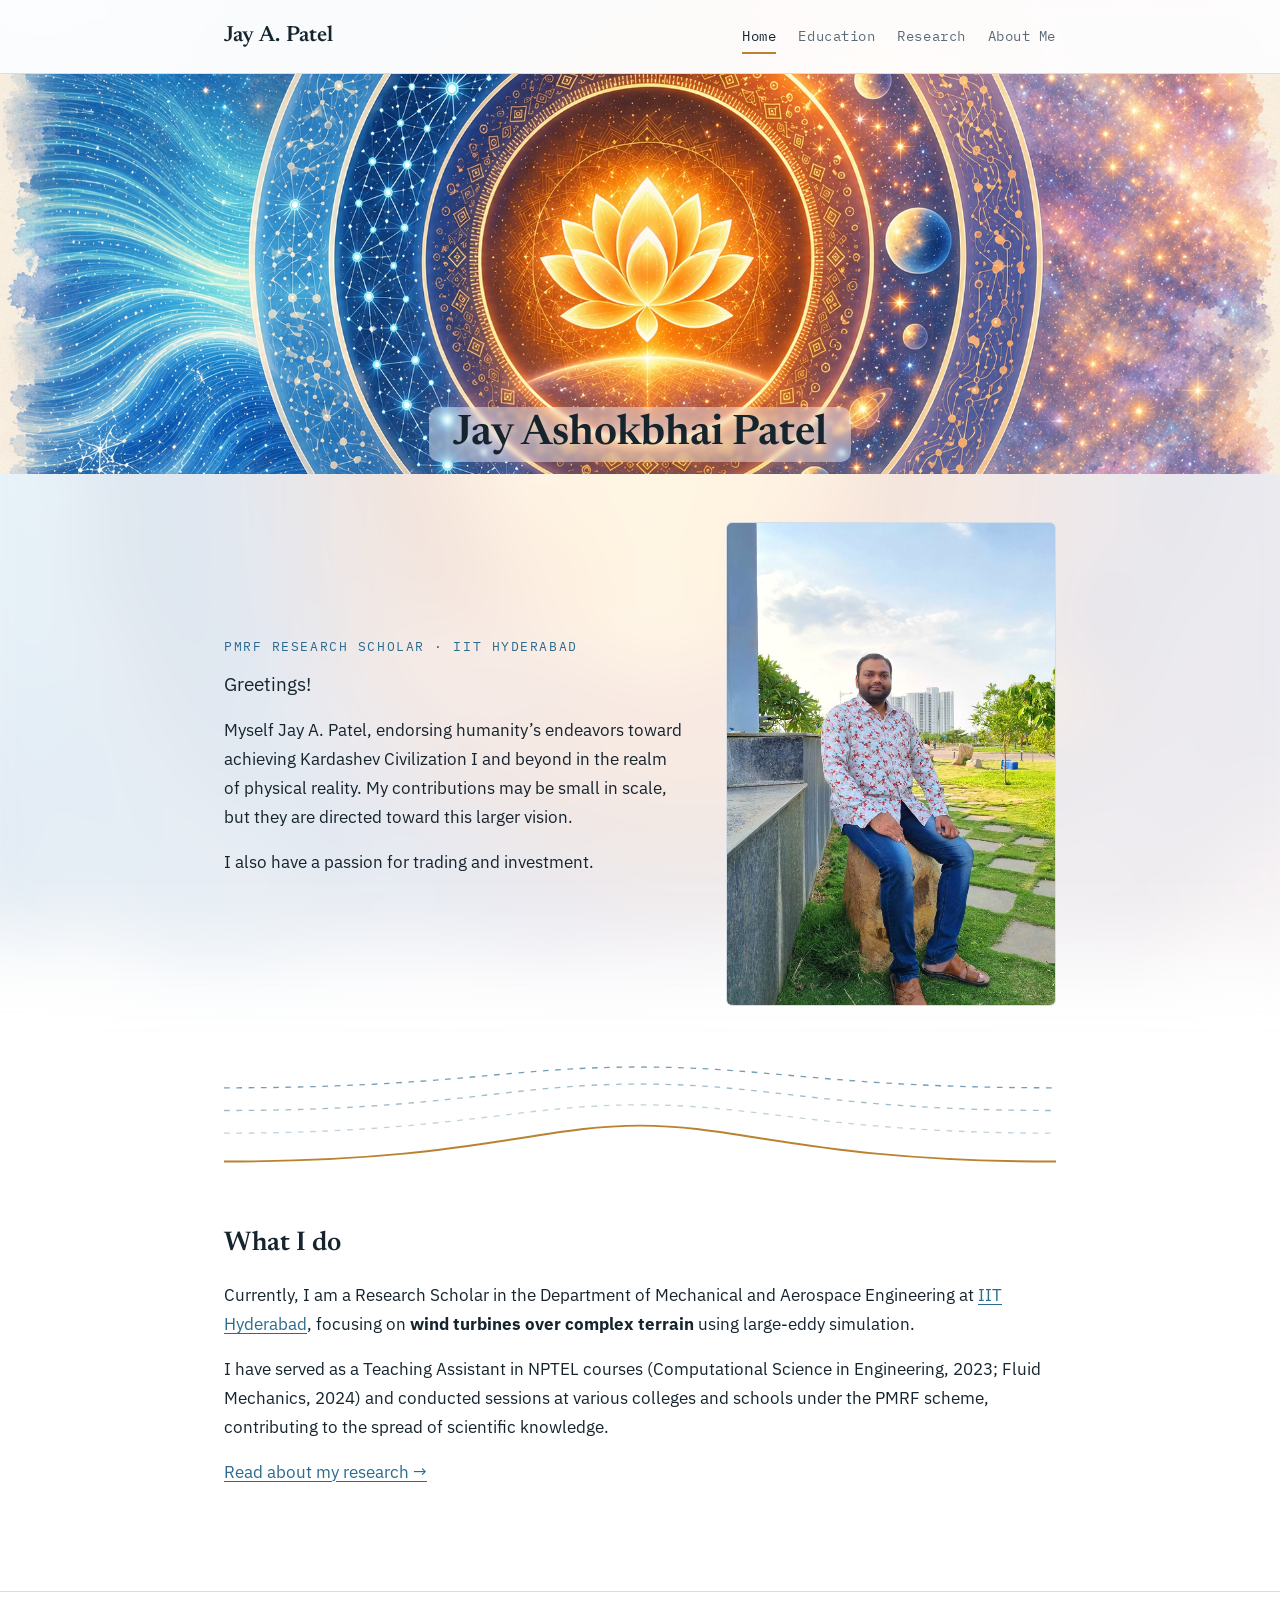
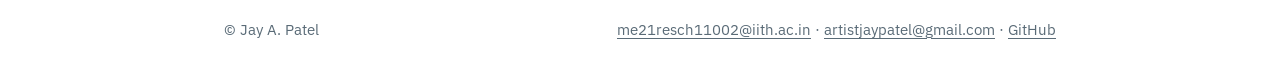
<file: index.html>
<!DOCTYPE html>
<html lang="en">
<head>
  <meta charset="UTF-8">
  <meta name="viewport" content="width=device-width, initial-scale=1">
  <link rel="icon" href="data:image/svg+xml,<svg xmlns=%27http://www.w3.org/2000/svg%27 viewBox=%270 0 100 100%27><text y=%270.9em%27 font-size=%2790%27>🪔</text></svg>">
  <title>Jay Ashokbhai Patel</title>
  <meta name="description" content="Jay A. Patel, PMRF Research Scholar at IIT Hyderabad, working on wind turbines over complex terrain.">
  <link rel="preconnect" href="https://fonts.googleapis.com">
  <link rel="preconnect" href="https://fonts.gstatic.com" crossorigin>
  <link href="https://fonts.googleapis.com/css2?family=Newsreader:ital,wght@0,400;0,600;1,400&family=IBM+Plex+Sans:wght@400;500;600&family=IBM+Plex+Mono:wght@400;500&display=swap" rel="stylesheet">
  <link rel="stylesheet" href="style.css">
</head>
<body class="tinted">

<header>
  <div class="nav-inner">
    <a class="site-name" href="index.html">Jay A. Patel</a>
    <nav>
      <a class="active" href="index.html">Home</a>
      <a href="education.html">Education</a>
      <a href="research.html">Research</a>
      <a href="about.html">About Me</a>
    </nav>
  </div>
</header>

<!-- Banner: swap images/banner-home.jpg for any picture you like.
     If the picture is dark, change class="banner light" to class="banner"
     so the name turns white. -->
<div class="banner light">
  <img src="images/banner-home.jpg" alt="">
  <h1 class="banner-title bottom"><span>Jay Ashokbhai Patel</span></h1>
</div>

<main>
  <div class="hero">
    <div>
      <p class="eyebrow">PMRF Research Scholar · IIT Hyderabad</p>
      <p class="lede">Greetings!</p>
      <p>Myself Jay A. Patel, endorsing humanity&rsquo;s endeavors toward achieving
      Kardashev Civilization I and beyond in the realm of physical reality. My
      contributions may be small in scale, but they are directed toward this
      larger vision.</p>
      <p>I also have a passion for trading and investment.</p>
    </div>
    <!-- EDIT: replace the src below with your own photo, e.g. images/jay.jpg
         after you upload one to an "images" folder in your repository -->
    <img class="portrait"
         src="images/jay.jpg"
         alt="Jay A. Patel">
  </div>

  <!-- Signature motif: streamlines over a cosine-squared hill,
       a nod to the research on flow over complex terrain -->
  <svg class="hill-divider" viewBox="0 0 880 130" xmlns="http://www.w3.org/2000/svg" role="img" aria-label="Streamlines of wind flowing over a hill">
    <path class="streamline"    d="M0,40  C240,40 300,18 440,18 C580,18 640,40 880,40"/>
    <path class="streamline s2" d="M0,64  C240,64 300,36 440,36 C580,36 640,64 880,64"/>
    <path class="streamline s3" d="M0,88  C240,88 310,58 440,58 C570,58 640,88 880,88"/>
    <path class="hill"          d="M0,118 C260,118 330,80 440,80 C550,80 620,118 880,118"/>
  </svg>

  <h2>What I do</h2>
  <p>Currently, I am a Research Scholar in the Department of Mechanical and
  Aerospace Engineering at <a href="https://iith.ac.in/">IIT Hyderabad</a>,
  focusing on <strong>wind turbines over complex terrain</strong> using
  large-eddy simulation.</p>

  <p>I have served as a Teaching Assistant in NPTEL courses (Computational
  Science in Engineering, 2023; Fluid Mechanics, 2024) and conducted sessions
  at various colleges and schools under the PMRF scheme, contributing to the
  spread of scientific knowledge.</p>

  <p><a href="research.html">Read about my research &rarr;</a></p>
</main>

<footer>
  <div class="footer-inner">
    <span>&copy; Jay A. Patel</span>
    <span>
      <a href="mailto:me21resch11002@iith.ac.in">me21resch11002@iith.ac.in</a> ·
      <a href="mailto:artistjaypatel@gmail.com">artistjaypatel@gmail.com</a> ·
      <a href="https://github.com/ArtistJay">GitHub</a>
    </span>
  </div>
</footer>

</body>
</html>
</file>
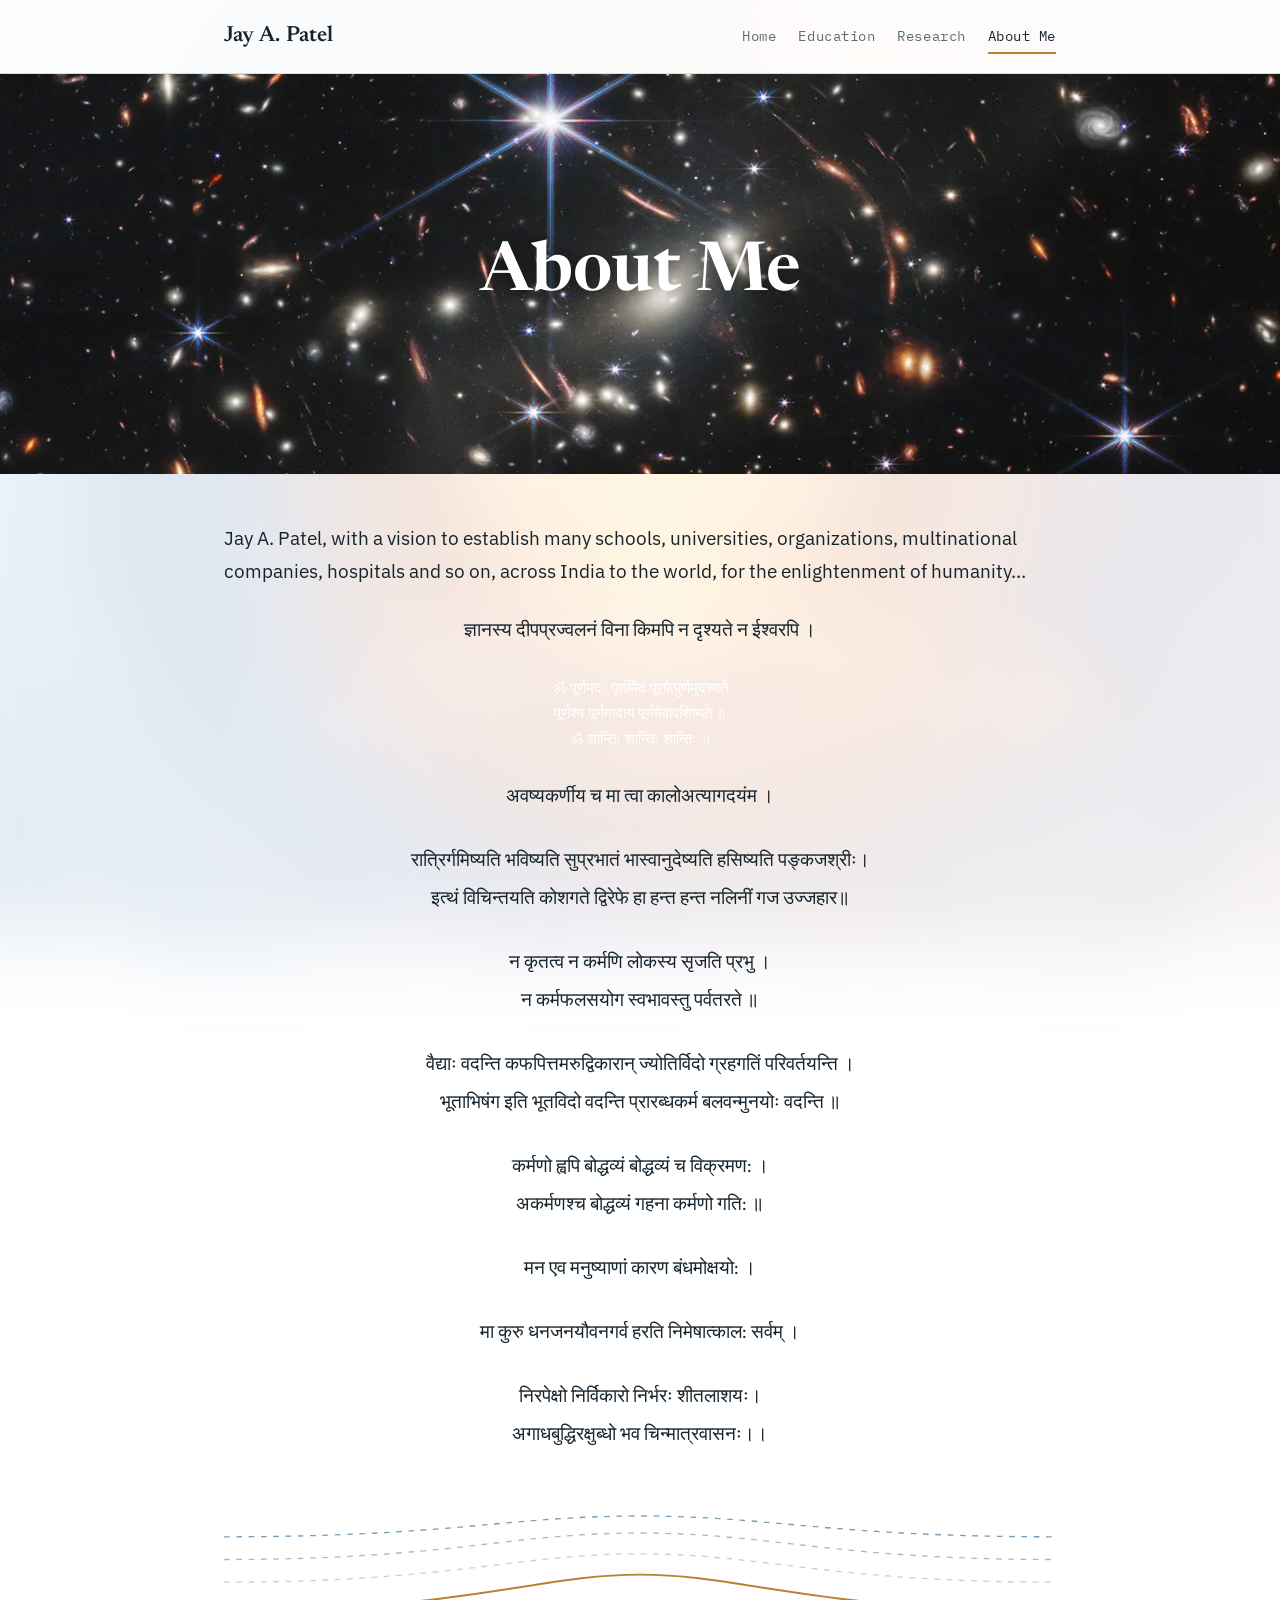
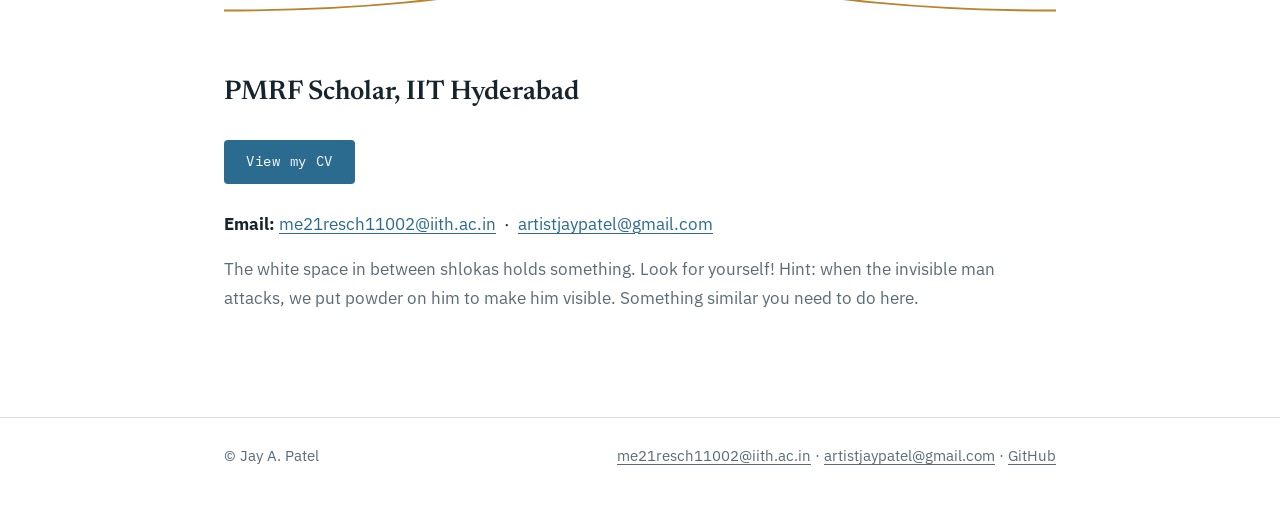
<file: about.html>
<!DOCTYPE html>
<html lang="en">
<head>
  <meta charset="UTF-8">
  <meta name="viewport" content="width=device-width, initial-scale=1">
  <link rel="icon" href="data:image/svg+xml,<svg xmlns=%27http://www.w3.org/2000/svg%27 viewBox=%270 0 100 100%27><text y=%270.9em%27 font-size=%2790%27>🪔</text></svg>">
  <title>About Me | Jay A. Patel</title>
  <link rel="preconnect" href="https://fonts.googleapis.com">
  <link rel="preconnect" href="https://fonts.gstatic.com" crossorigin>
  <link href="https://fonts.googleapis.com/css2?family=Newsreader:ital,wght@0,400;0,600;1,400&family=IBM+Plex+Sans:wght@400;500;600&family=IBM+Plex+Mono:wght@400;500&display=swap" rel="stylesheet">
  <link rel="stylesheet" href="style.css">
</head>
<body class="tinted">

<header>
  <div class="nav-inner">
    <a class="site-name" href="index.html">Jay A. Patel</a>
    <nav>
      <a href="index.html">Home</a>
      <a href="education.html">Education</a>
      <a href="research.html">Research</a>
      <a class="active" href="about.html">About Me</a>
    </nav>
  </div>
</header>

<!-- Banner: JWST deep field (NASA image, public domain) -->
<div class="banner">
  <img src="images/banner-about.jpg" alt="James Webb Space Telescope deep field">
  <h1 class="banner-title">About Me</h1>
</div>

<main>
  <p class="lede">Jay A. Patel, with a vision to establish many schools,
  universities, organizations, multinational companies, hospitals and so on,
  across India to the world, for the enlightenment of humanity&hellip;</p>

  <p class="shloka">ज्ञानस्य दीपप्रज्वलनं विना किमपि न दृश्यते न ईश्वरपि ।</p>

  <!-- The easter egg: this shloka is the same colour as the page background,
       so it stays invisible until a visitor selects the "empty" space -->
  <p class="hidden-verse">ॐ पूर्णमदः पूर्णमिदं पूर्णात्पुर्णमुदच्यते<br>
  पूर्णश्य पूर्णमादाय पूर्णमेवावशिष्यते ॥<br>
  ॐ शान्तिः शान्तिः शान्तिः ॥</p>

  <p class="shloka">अवष्यकर्णीय च मा त्वा कालोअत्यागदयंम ।</p>

  <p class="shloka">रात्रिर्गमिष्यति भविष्यति सुप्रभातं भास्वानुदेष्यति हसिष्यति पङ्कजश्रीः।<br>
  इत्थं विचिन्तयति कोशगते द्विरेफे हा हन्त हन्त नलिनीं गज उज्जहार॥</p>

  <p class="shloka">न कृतत्व न कर्मणि लोकस्य सृजति प्रभु ।<br>
  न कर्मफलसयोग स्वभावस्तु पर्वतरते ॥</p>

  <p class="shloka">वैद्याः वदन्ति कफपित्तमरुद्विकारान् ज्योतिर्विदो ग्रहगतिं परिवर्तयन्ति ।<br>
  भूताभिषंग इति भूतविदो वदन्ति प्रारब्धकर्म बलवन्मुनयोः वदन्ति ॥</p>

  <p class="shloka">कर्मणो ह्वपि बोद्धव्यं बोद्धव्यं च विक्रमण: ।<br>
  अकर्मणश्च बोद्धव्यं गहना कर्मणो गति: ॥</p>

  <p class="shloka">मन एव मनुष्याणां कारण बंधमोक्षयो: ।</p>

  <p class="shloka">मा कुरु धनजनयौवनगर्व हरति निमेषात्काल: सर्वम् ।</p>

  <p class="shloka">निरपेक्षो निर्विकारो निर्भरः शीतलाशयः।<br>
  अगाधबुद्धिरक्षुब्धो भव चिन्मात्रवासनः।।</p>

  <svg class="hill-divider" viewBox="0 0 880 130" xmlns="http://www.w3.org/2000/svg" role="img" aria-label="Streamlines of wind flowing over a hill">
    <path class="streamline"    d="M0,40  C240,40 300,18 440,18 C580,18 640,40 880,40"/>
    <path class="streamline s2" d="M0,64  C240,64 300,36 440,36 C580,36 640,64 880,64"/>
    <path class="streamline s3" d="M0,88  C240,88 310,58 440,58 C570,58 640,88 880,88"/>
    <path class="hill"          d="M0,118 C260,118 330,80 440,80 C550,80 620,118 880,118"/>
  </svg>

  <h2>PMRF Scholar, IIT Hyderabad</h2>

  <p>
    <a class="cv-button" href="Jay-Patel-CV.pdf">
      View my CV
    </a>
  </p>

  <p><strong>Email:</strong>
  <a href="mailto:me21resch11002@iith.ac.in">me21resch11002@iith.ac.in</a> &nbsp;·&nbsp;
  <a href="mailto:artistjaypatel@gmail.com">artistjaypatel@gmail.com</a></p>

  <p class="muted">The white space in between shlokas holds something. Look
  for yourself! Hint: when the invisible man attacks, we put powder on him to
  make him visible. Something similar you need to do here.</p>
</main>

<footer>
  <div class="footer-inner">
    <span>&copy; Jay A. Patel</span>
    <span>
      <a href="mailto:me21resch11002@iith.ac.in">me21resch11002@iith.ac.in</a> ·
      <a href="mailto:artistjaypatel@gmail.com">artistjaypatel@gmail.com</a> ·
      <a href="https://github.com/ArtistJay">GitHub</a>
    </span>
  </div>
</footer>

</body>
</html>
</file>
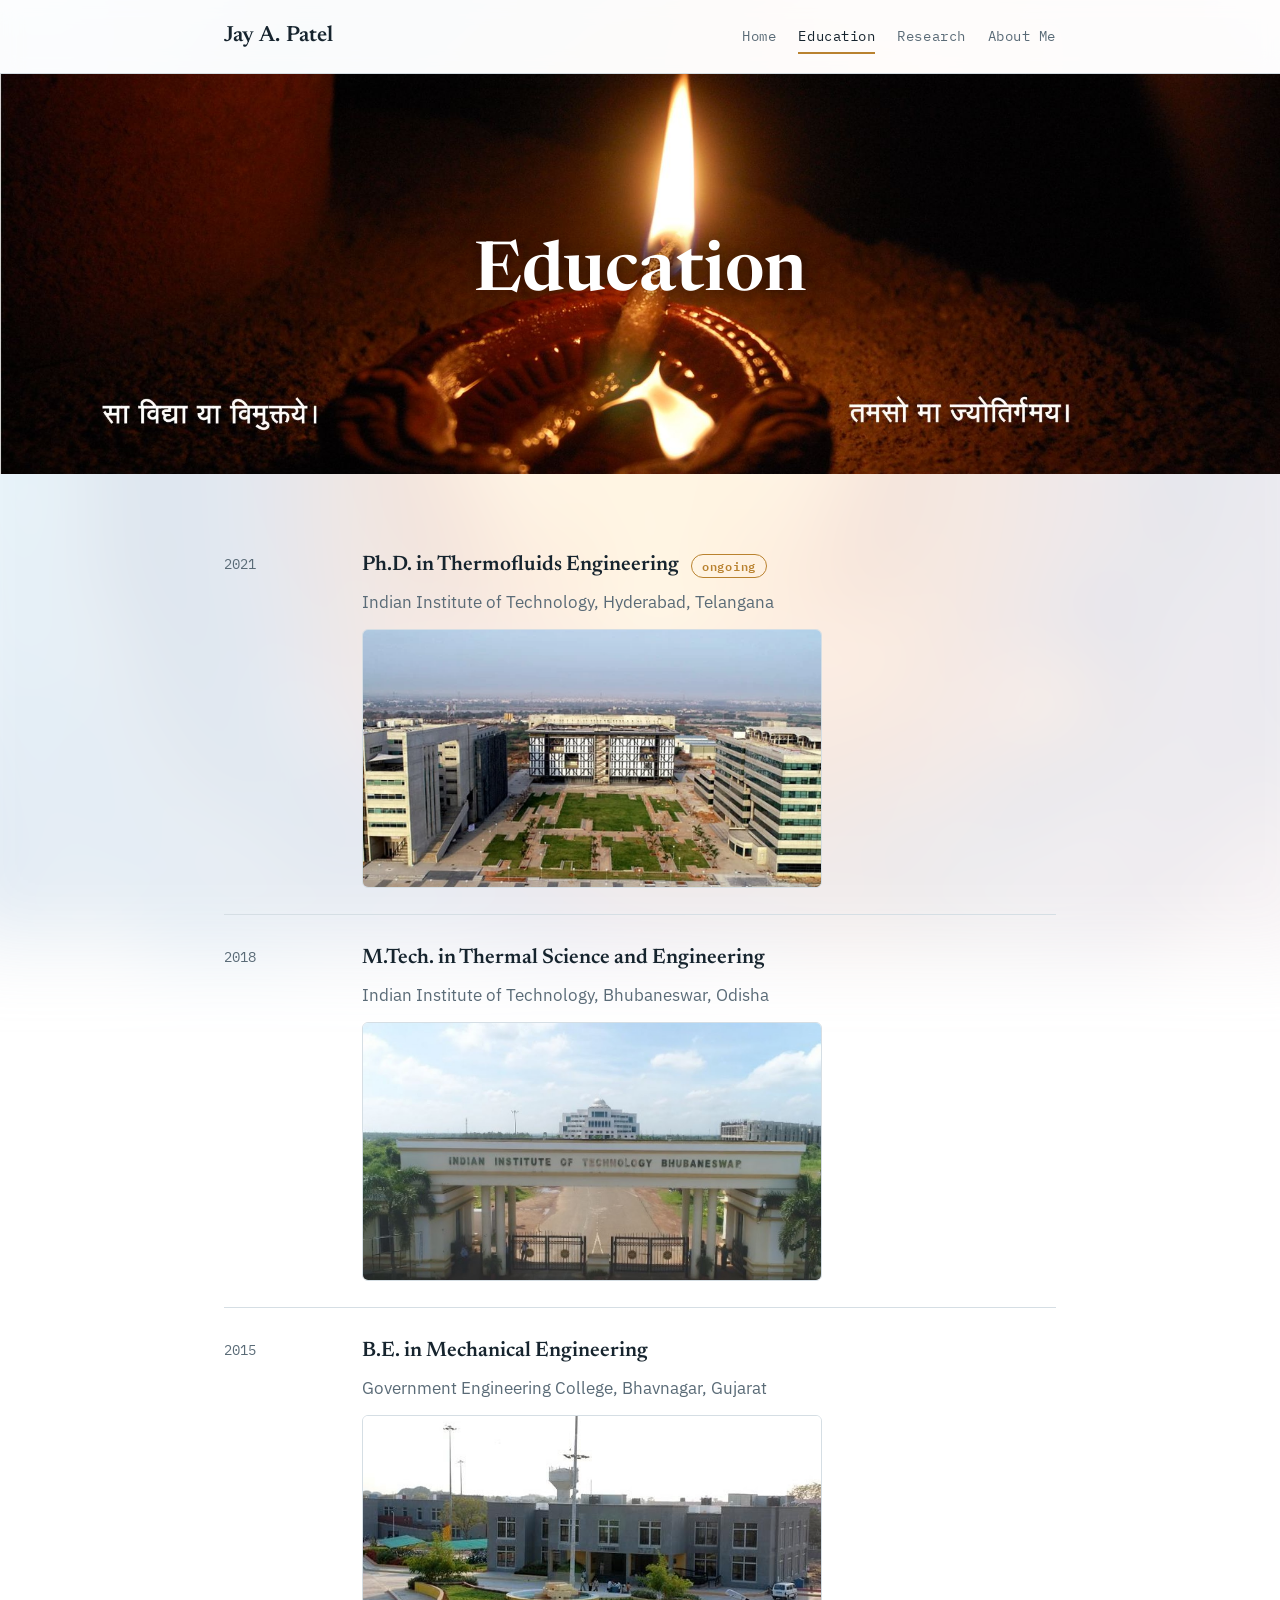
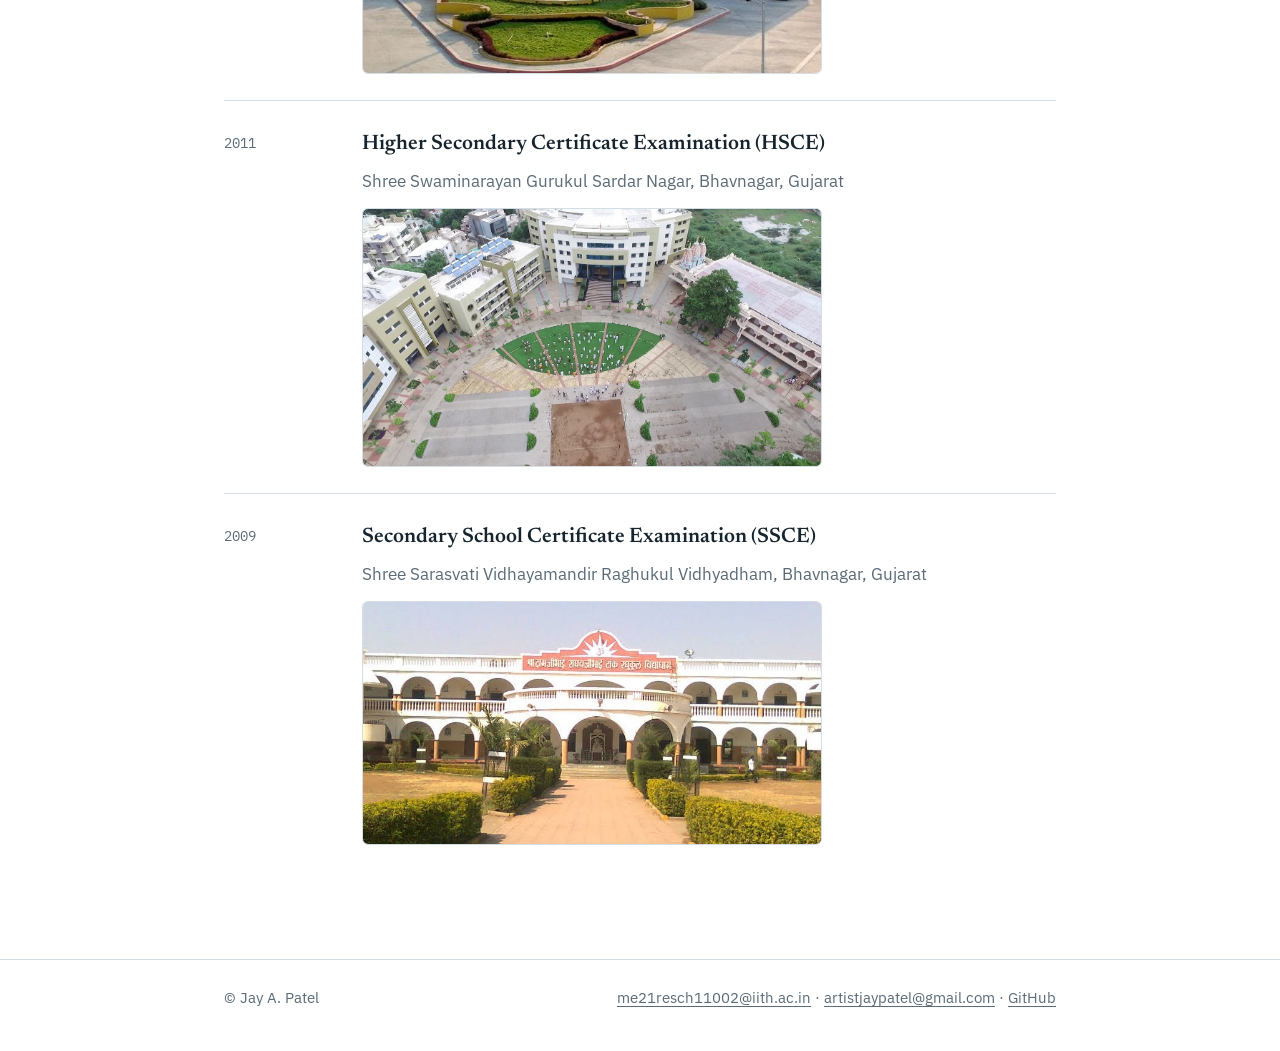
<file: education.html>
<!DOCTYPE html>
<html lang="en">
<head>
  <meta charset="UTF-8">
  <meta name="viewport" content="width=device-width, initial-scale=1">
  <link rel="icon" href="data:image/svg+xml,<svg xmlns=%27http://www.w3.org/2000/svg%27 viewBox=%270 0 100 100%27><text y=%270.9em%27 font-size=%2790%27>🪔</text></svg>">
  <title>Education | Jay A. Patel</title>
  <link rel="preconnect" href="https://fonts.googleapis.com">
  <link rel="preconnect" href="https://fonts.gstatic.com" crossorigin>
  <link href="https://fonts.googleapis.com/css2?family=Newsreader:ital,wght@0,400;0,600;1,400&family=IBM+Plex+Sans:wght@400;500;600&family=IBM+Plex+Mono:wght@400;500&display=swap" rel="stylesheet">
  <link rel="stylesheet" href="style.css">
</head>
<body class="tinted">

<header>
  <div class="nav-inner">
    <a class="site-name" href="index.html">Jay A. Patel</a>
    <nav>
      <a href="index.html">Home</a>
      <a class="active" href="education.html">Education</a>
      <a href="research.html">Research</a>
      <a href="about.html">About Me</a>
    </nav>
  </div>
</header>

<!-- Banner: diya photo (the Sanskrit verses are part of the image itself) -->
<div class="banner">
  <img src="images/banner-education.jpg" alt="A lit diya">
  <h1 class="banner-title">Education</h1>
</div>

<main>
  <div class="entry">
    <div class="year">2021</div>
    <div>
      <h3>Ph.D. in Thermofluids Engineering <span class="tag">ongoing</span></h3>
      <p class="place">Indian Institute of Technology, Hyderabad, Telangana</p>
      <!-- EDIT: to use your own picture, upload it to an "images" folder and
           change src to e.g. images/iith.jpg -->
      <img src="images/iith.jpg"
           alt="IIT Hyderabad">
    </div>
  </div>

  <div class="entry">
    <div class="year">2018</div>
    <div>
      <h3>M.Tech. in Thermal Science and Engineering</h3>
      <p class="place">Indian Institute of Technology, Bhubaneswar, Odisha</p>
      <img src="images/iitbbs.jpg"
           alt="IIT Bhubaneswar">
    </div>
  </div>

  <div class="entry">
    <div class="year">2015</div>
    <div>
      <h3>B.E. in Mechanical Engineering</h3>
      <p class="place">Government Engineering College, Bhavnagar, Gujarat</p>
      <img src="images/gec.jpg"
           alt="Government Engineering College, Bhavnagar">
    </div>
  </div>

  <div class="entry">
    <div class="year">2011</div>
    <div>
      <h3>Higher Secondary Certificate Examination (HSCE)</h3>
      <p class="place">Shree Swaminarayan Gurukul Sardar Nagar, Bhavnagar, Gujarat</p>
      <img src="images/gurukul.jpg"
           alt="Shree Swaminarayan Gurukul Sardar Nagar">
    </div>
  </div>

  <div class="entry">
    <div class="year">2009</div>
    <div>
      <h3>Secondary School Certificate Examination (SSCE)</h3>
      <p class="place">Shree Sarasvati Vidhayamandir Raghukul Vidhyadham, Bhavnagar, Gujarat</p>
      <img src="images/raghukul.jpg"
           alt="Shree Sarasvati Vidhayamandir Raghukul Vidhyadham">
    </div>
  </div>
</main>

<footer>
  <div class="footer-inner">
    <span>&copy; Jay A. Patel</span>
    <span>
      <a href="mailto:me21resch11002@iith.ac.in">me21resch11002@iith.ac.in</a> ·
      <a href="mailto:artistjaypatel@gmail.com">artistjaypatel@gmail.com</a> ·
      <a href="https://github.com/ArtistJay">GitHub</a>
    </span>
  </div>
</footer>

</body>
</html>
</file>
<file: style.css>
/* ============================================================
   Jay A. Patel — personal site
   Theme: wind over complex terrain (his LES research)
   Palette: sky-paper background, deep ink text,
   steel-blue accent (turbine steel), ochre used sparingly (terrain)
   ============================================================ */

:root {
  --paper: #ffffff;
  --card: #ffffff;
  --ink: #16242e;
  --muted: #5a6b77;
  --steel: #2b6b8f;
  --steel-dark: #1e4f6b;
  --ochre: #b9822f;
  --line: #d5dee4;
  --maxw: 880px;
}

* { box-sizing: border-box; }

html { scroll-behavior: smooth; }

body {
  margin: 0;
  background: var(--paper);
  color: var(--ink);
  font-family: "IBM Plex Sans", system-ui, sans-serif;
  font-size: 17px;
  line-height: 1.7;
  -webkit-font-smoothing: antialiased;
}

/* ---------- header / navigation ---------- */

header {
  border-bottom: 1px solid var(--line);
  background: rgba(255, 255, 255, 0.82);
  backdrop-filter: blur(10px);
  -webkit-backdrop-filter: blur(10px);
  position: sticky;
  top: 0;
  z-index: 20;
}

.nav-inner {
  max-width: var(--maxw);
  margin: 0 auto;
  padding: 18px 24px;
  display: flex;
  flex-wrap: wrap;
  align-items: baseline;
  gap: 8px 28px;
}

.site-name {
  font-family: "Newsreader", Georgia, serif;
  font-size: 22px;
  font-weight: 600;
  letter-spacing: 0.01em;
  color: var(--ink);
  text-decoration: none;
  margin-right: auto;
}

nav { display: flex; flex-wrap: wrap; gap: 4px 22px; }

nav a {
  font-family: "IBM Plex Mono", monospace;
  font-size: 13.5px;
  letter-spacing: 0.04em;
  text-decoration: none;
  color: var(--muted);
  padding: 4px 0;
  border-bottom: 2px solid transparent;
}

nav a:hover { color: var(--steel-dark); }

nav a.active {
  color: var(--ink);
  border-bottom-color: var(--ochre);
}

nav a:focus-visible,
a:focus-visible {
  outline: 2px solid var(--steel);
  outline-offset: 3px;
  border-radius: 2px;
}

/* ---------- page scaffold ---------- */

main {
  max-width: var(--maxw);
  margin: 0 auto;
  padding: 48px 24px 32px;
}

.eyebrow {
  font-family: "IBM Plex Mono", monospace;
  font-size: 13px;
  letter-spacing: 0.12em;
  text-transform: uppercase;
  color: var(--steel);
  margin: 0 0 10px;
}

h1 {
  font-family: "Newsreader", Georgia, serif;
  font-weight: 600;
  font-size: clamp(34px, 6vw, 52px);
  line-height: 1.12;
  margin: 0 0 18px;
}

h2 {
  font-family: "Newsreader", Georgia, serif;
  font-weight: 600;
  font-size: 27px;
  margin: 48px 0 14px;
}

h3 {
  font-family: "Newsreader", Georgia, serif;
  font-weight: 600;
  font-size: 21px;
  margin: 28px 0 6px;
}

p { margin: 0 0 16px; }

a { color: var(--steel); text-decoration-thickness: 1px; text-underline-offset: 3px; }
a:hover { color: var(--steel-dark); }

.lede { font-size: 19px; }

.muted { color: var(--muted); }

/* ---------- hero (home) ---------- */

.hero {
  display: grid;
  grid-template-columns: 1.4fr 1fr;
  gap: 40px;
  align-items: center;
}

.hero img.portrait {
  width: 100%;
  border-radius: 6px;
  border: 1px solid var(--line);
  display: block;
}

@media (max-width: 720px) {
  .hero { grid-template-columns: 1fr; }
}

/* ---------- signature: streamlines over a hill ---------- */

.hill-divider {
  display: block;
  width: 100%;
  height: auto;
  margin: 44px 0 8px;
}

.hill-divider .streamline {
  fill: none;
  stroke: var(--steel);
  stroke-width: 1.4;
  stroke-dasharray: 6 7;
  opacity: 0.65;
  animation: drift 9s linear infinite;
}

.hill-divider .streamline.s2 { animation-duration: 12s; opacity: 0.45; }
.hill-divider .streamline.s3 { animation-duration: 15s; opacity: 0.3; }

.hill-divider .hill {
  fill: none;
  stroke: var(--ochre);
  stroke-width: 2;
}

@keyframes drift {
  to { stroke-dashoffset: -130; }
}

@media (prefers-reduced-motion: reduce) {
  .hill-divider .streamline { animation: none; }
  html { scroll-behavior: auto; }
}

/* ---------- education timeline ---------- */

.entry {
  display: grid;
  grid-template-columns: 110px 1fr;
  gap: 6px 28px;
  padding: 26px 0;
  border-bottom: 1px solid var(--line);
}

.entry:last-of-type { border-bottom: none; }

.entry .year {
  font-family: "IBM Plex Mono", monospace;
  font-size: 14px;
  color: var(--muted);
  padding-top: 5px;
}

.entry h3 { margin: 0 0 4px; }

.entry .place { color: var(--muted); margin: 0 0 12px; }

.entry img {
  width: 100%;
  max-width: 460px;
  border-radius: 6px;
  border: 1px solid var(--line);
  display: block;
}

.tag {
  display: inline-block;
  font-family: "IBM Plex Mono", monospace;
  font-size: 12px;
  letter-spacing: 0.06em;
  color: var(--ochre);
  border: 1px solid var(--ochre);
  border-radius: 999px;
  padding: 1px 10px;
  margin-left: 8px;
  vertical-align: middle;
}

@media (max-width: 600px) {
  .entry { grid-template-columns: 1fr; }
}

/* ---------- publications ---------- */

.pub-list { list-style: none; margin: 0; padding: 0; }

.pub-list li {
  padding: 16px 0 16px 20px;
  border-left: 3px solid var(--line);
  margin-bottom: 6px;
}

.pub-list li:hover { border-left-color: var(--steel); }

/* ---------- figures ---------- */

figure { margin: 24px 0; }

figure img {
  width: 100%;
  border-radius: 6px;
  border: 1px solid var(--line);
  display: block;
}

figcaption {
  font-family: "IBM Plex Mono", monospace;
  font-size: 12.5px;
  color: var(--muted);
  margin-top: 8px;
}

/* ---------- about page ---------- */

.shloka {
  font-family: "Newsreader", Georgia, serif;
  font-size: 19px;
  line-height: 2;
  text-align: center;
  margin: 26px auto;
  max-width: 640px;
}

/* The easter egg: same colour as the page, revealed only by selecting it */
.hidden-verse {
  color: var(--paper);
  text-align: center;
  font-family: "Newsreader", Georgia, serif;
  font-size: 15px;
  margin: 4px auto;
  max-width: 640px;
  user-select: text;
}

.hidden-verse::selection { background: var(--ink); color: var(--paper); }

.cv-button {
  display: inline-block;
  font-family: "IBM Plex Mono", monospace;
  font-size: 14px;
  letter-spacing: 0.05em;
  color: #fff;
  background: var(--steel);
  text-decoration: none;
  padding: 10px 22px;
  border-radius: 4px;
  margin: 10px 0;
}

.cv-button:hover { background: var(--steel-dark); color: #fff; }

/* ---------- footer ---------- */

footer {
  border-top: 1px solid var(--line);
  margin-top: 56px;
}

.footer-inner {
  max-width: var(--maxw);
  margin: 0 auto;
  padding: 26px 24px 40px;
  font-size: 14.5px;
  color: var(--muted);
  display: flex;
  flex-wrap: wrap;
  gap: 8px 30px;
  justify-content: space-between;
}

.footer-inner a { color: var(--muted); }
.footer-inner a:hover { color: var(--steel-dark); }

/* ---------- full-width banner (Home & About) ---------- */

.banner {
  position: relative;
}

.banner img {
  display: block;
  width: 100%;
  height: clamp(220px, 36vw, 400px);
  object-fit: cover;
}

.banner .banner-title {
  position: absolute;
  inset: 0;
  display: flex;
  align-items: center;
  justify-content: center;
  text-align: center;
  margin: 0;
  padding: 0 20px;
  font-family: "Newsreader", Georgia, serif;
  font-weight: 600;
  font-size: clamp(38px, 7vw, 68px);
  color: #ffffff;
  text-shadow: 0 2px 18px rgba(0, 0, 0, 0.55);
}

/* use this variant when the banner photo is light/pale */
.banner.light .banner-title {
  color: var(--ink);
  text-shadow: 0 2px 14px rgba(255, 255, 255, 0.65);
}

/* verses overlaid on banner corners (Education page) */
.banner .banner-verse {
  position: absolute;
  bottom: 16px;
  margin: 0;
  font-family: "Newsreader", Georgia, serif;
  font-size: clamp(14px, 2.4vw, 22px);
  color: #ffffff;
  text-shadow: 0 1px 10px rgba(0, 0, 0, 0.7);
}

.banner .banner-verse.left  { left: 24px; }
.banner .banner-verse.right { right: 24px; }

/* looping simulation videos styled like figures */
figure video {
  width: 100%;
  border-radius: 6px;
  border: 1px solid var(--line);
  display: block;
}

/* frosted plate behind the name on the busy home banner */
.banner.light .banner-title span {
  background: rgba(255, 255, 255, 0.42);
  backdrop-filter: blur(2px);
  -webkit-backdrop-filter: blur(2px);
  padding: 4px 24px;
  border-radius: 10px;
}

/* ---------- blurred home-image page background (all pages except About) ---------- */

body.tinted::before {
  content: "";
  position: fixed;
  inset: -60px;
  z-index: -1;
  background: url("images/banner-home.jpg") center / cover no-repeat;
  filter: blur(40px) saturate(1.05);
  opacity: 0.15;
  pointer-events: none;
}

/* ---------- home banner: name at the bottom ---------- */

.banner-title.bottom {
  align-items: flex-end;
  padding-bottom: 12px;
  font-size: clamp(26px, 4.5vw, 42px);
}

/* ---------- image / video grids (Research page) ---------- */

.grid-2 {
  display: grid;
  grid-template-columns: 1fr 1fr;
  gap: 16px;
  margin: 22px 0;
}

.grid-2 img,
.grid-2 video {
  width: 100%;
  border-radius: 6px;
  border: 1px solid var(--line);
  display: block;
  background: #fff;
}

.grid-2 figure { margin: 0; }

@media (max-width: 620px) {
  .grid-2 { grid-template-columns: 1fr; }
}

/* single-column gallery for ultra-wide panoramic simulations */
.grid-1 {
  display: grid;
  grid-template-columns: 1fr;
  gap: 20px;
  margin: 22px 0;
}

.grid-1 video {
  width: 100%;
  border-radius: 6px;
  border: 1px solid var(--line);
  display: block;
  background: #fff;
}

.grid-1 figure { margin: 0; }


/* ---------- seamless media on the research page ---------- */

body.seamless figure img,
body.seamless figure video,
body.seamless .grid-2 img,
body.seamless .grid-1 video {
  border: none;
  border-radius: 0;
  background: #ffffff;
}
</file>
